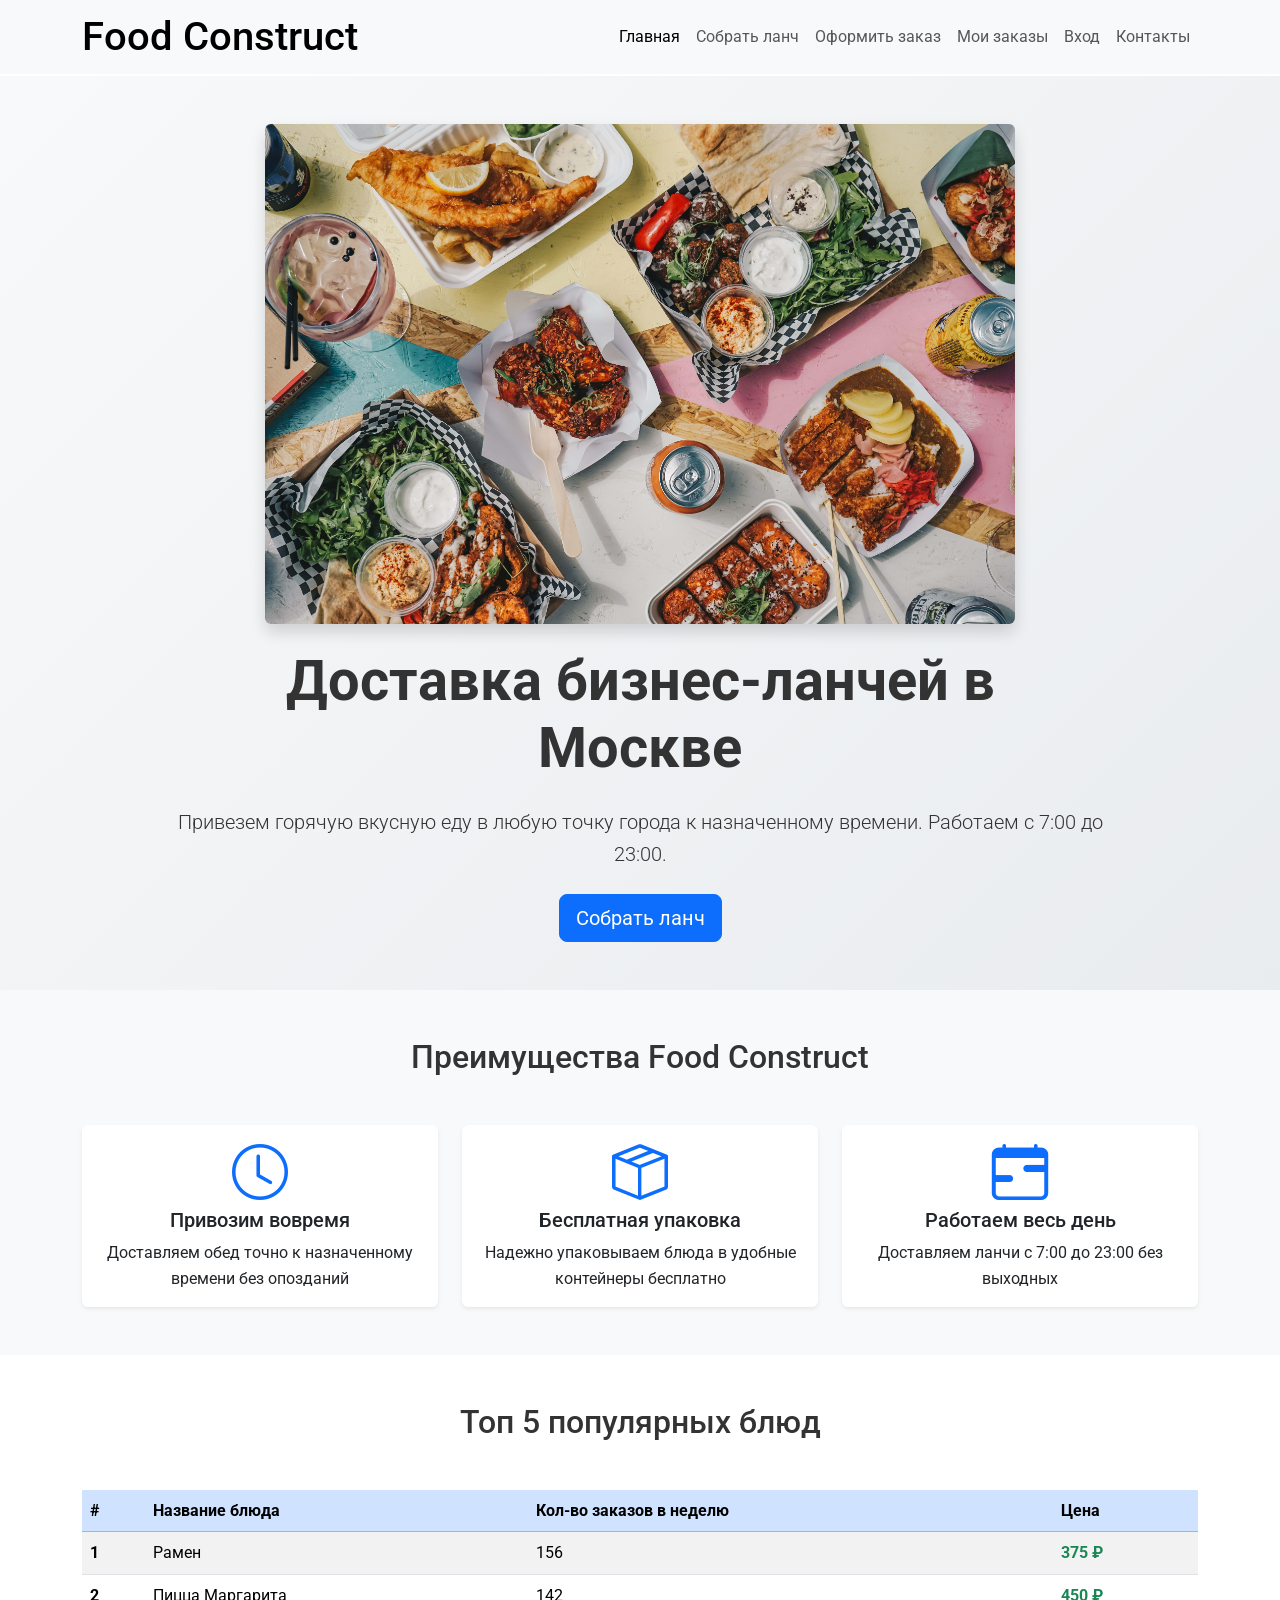
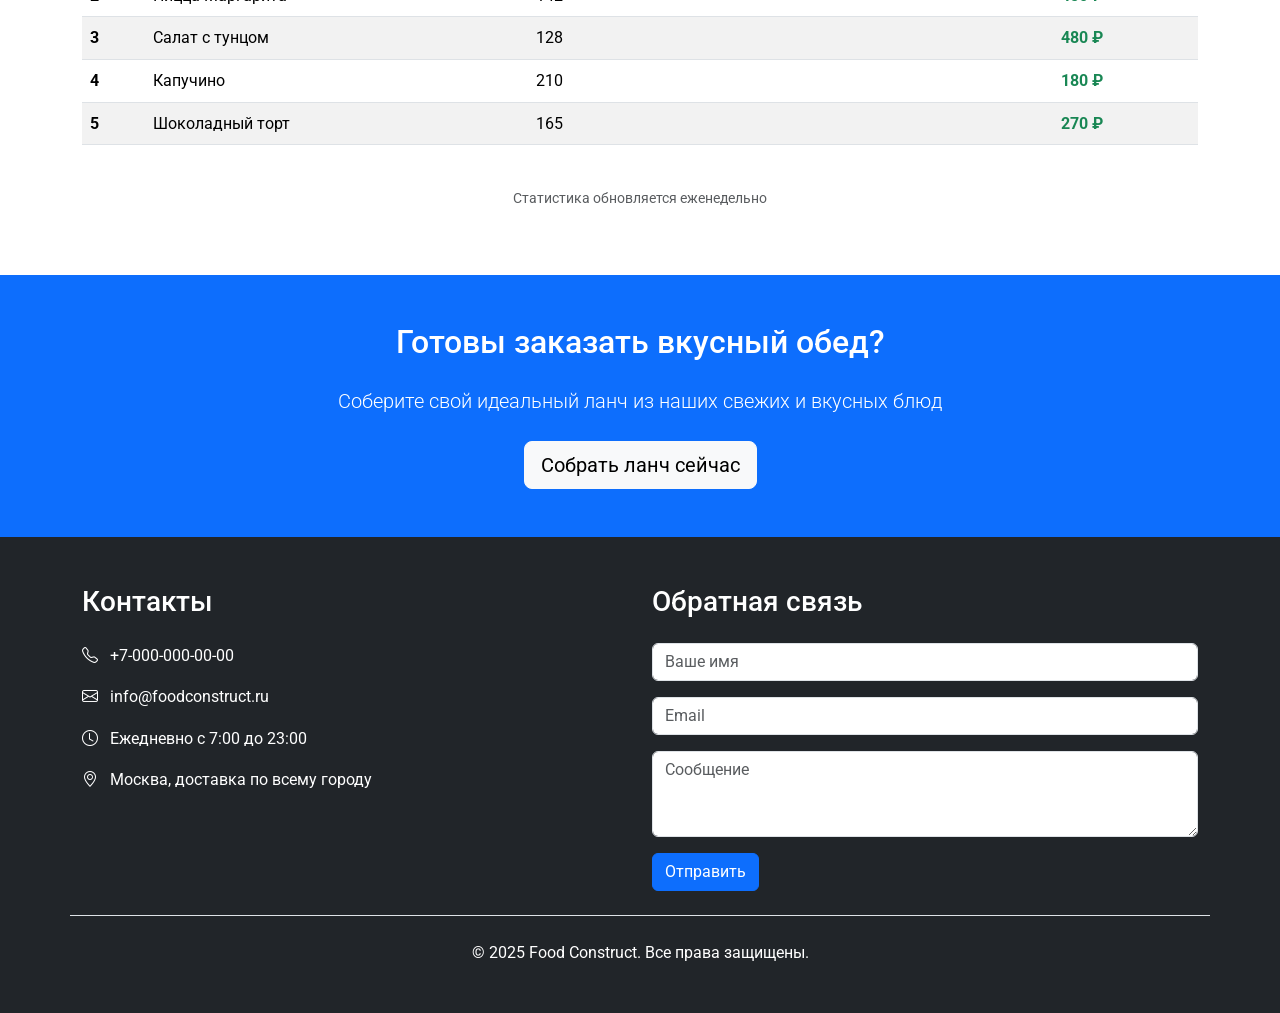
<file: index.html>
<!DOCTYPE html>
<html lang="ru">
  <head>
    <meta charset="UTF-8" />
    <meta name="viewport" content="width=device-width, initial-scale=1.0" />
    <title>Food Construct - Доставка бизнес-ланчей в Москве</title>

    <!-- Bootstrap 5 -->
    <link
      href="https://cdn.jsdelivr.net/npm/bootstrap@5.3.0/dist/css/bootstrap.min.css"
      rel="stylesheet"
    />

    <!-- Google Fonts -->
    <link
      href="https://fonts.googleapis.com/css2?family=Roboto:wght@300;400;500;700&display=swap"
      rel="stylesheet"
    />

    <!-- Стили -->
    <link rel="stylesheet" href="css/styles.css" />
    <link rel="stylesheet" href="css/print.css" media="print" />

    <!-- Иконки Bootstrap -->
    <link
      rel="stylesheet"
      href="https://cdn.jsdelivr.net/npm/bootstrap-icons@1.10.0/font/bootstrap-icons.css"
    />
  </head>
  <body>
    <!-- Шапка сайта -->
    <header class="header">
      <nav class="navbar navbar-expand-lg navbar-light bg-light fixed-top">
        <div class="container">
          <a class="navbar-brand" href="index.html">
            <h1 class="mb-0">Food Construct</h1>
          </a>

          <button
            class="navbar-toggler"
            type="button"
            data-bs-toggle="collapse"
            data-bs-target="#navbarNav"
          >
            <span class="navbar-toggler-icon"></span>
          </button>

          <div class="collapse navbar-collapse" id="navbarNav">
            <ul class="navbar-nav ms-auto">
              <li class="nav-item">
                <a class="nav-link active" href="index.html">Главная</a>
              </li>
              <li class="nav-item">
                <a class="nav-link" href="assemble-lunch.html">Собрать ланч</a>
              </li>
              <li class="nav-item">
                <a class="nav-link" href="make-order.html">Оформить заказ</a>
              </li>
              <li class="nav-item">
                <a class="nav-link" href="orders.html">Мои заказы</a>
              </li>
              <li class="nav-item">
                <a class="nav-link" href="login.html">Вход</a>
              </li>
              <li class="nav-item">
                <a class="nav-link" href="#contacts">Контакты</a>
              </li>
            </ul>
          </div>
        </div>
      </nav>
    </header>

    <!-- Hero секция -->
    <section class="hero-section py-5 mt-5">
      <div class="container">
        <div class="row justify-content-center">
          <div class="col-lg-10 text-center">
            <!-- Картинка по центру -->
            <div class="d-flex justify-content-center mb-4">
              <img src="images/guide-to-the-best-restaurants-for-takeaways-in-south-london-original.jpg" 
                   alt="Food Construct - Доставка бизнес-ланчей" 
                   class="img-fluid rounded shadow" 
                   style="max-height: 500px; width: auto;">
            </div>
            
            <h2 class="display-4 fw-bold mb-4">
              Доставка бизнес-ланчей в Москве
            </h2>
            <p class="lead mb-4">
              Привезем горячую вкусную еду в любую точку города к назначенному
              времени. Работаем с 7:00 до 23:00.
            </p>
            <a href="assemble-lunch.html" class="btn btn-primary btn-lg"
              >Собрать ланч</a
            >
          </div>
        </div>
      </div>
    </section>

    <!-- Преимущества -->
    <section class="advantages py-5 bg-light">
      <div class="container">
        <h2 class="text-center mb-5">Преимущества Food Construct</h2>
        <div class="row g-4">
          <div class="col-md-4">
            <div class="card h-100 text-center border-0 shadow-sm">
              <div class="card-body">
                <i class="bi bi-clock display-4 text-primary mb-3"></i>
                <h5 class="card-title">Привозим вовремя</h5>
                <p class="card-text">
                  Доставляем обед точно к назначенному времени без опозданий
                </p>
              </div>
            </div>
          </div>
          <div class="col-md-4">
            <div class="card h-100 text-center border-0 shadow-sm">
              <div class="card-body">
                <i class="bi bi-box-seam display-4 text-primary mb-3"></i>
                <h5 class="card-title">Бесплатная упаковка</h5>
                <p class="card-text">
                  Надежно упаковываем блюда в удобные контейнеры бесплатно
                </p>
              </div>
            </div>
          </div>
          <div class="col-md-4">
            <div class="card h-100 text-center border-0 shadow-sm">
              <div class="card-body">
                <i class="bi bi-calendar-range display-4 text-primary mb-3"></i>
                <h5 class="card-title">Работаем весь день</h5>
                <p class="card-text">
                  Доставляем ланчи с 7:00 до 23:00 без выходных
                </p>
              </div>
            </div>
          </div>
        </div>
      </div>
    </section>

    <!-- Топ 5 популярных блюд -->
    <section class="top-dishes py-5">
      <div class="container">
        <h2 class="text-center mb-5">Топ 5 популярных блюд</h2>
        <div class="table-responsive">
          <table class="table table-hover table-striped">
            <thead class="table-primary">
              <tr>
                <th scope="col">#</th>
                <th scope="col">Название блюда</th>
                <th scope="col">Кол-во заказов в неделю</th>
                <th scope="col">Цена</th>
              </tr>
            </thead>
            <tbody>
              <tr>
                <th scope="row">1</th>
                <td>Рамен</td>
                <td>156</td>
                <td class="text-success fw-bold">375 ₽</td>
              </tr>
              <tr>
                <th scope="row">2</th>
                <td>Пицца Маргарита</td>
                <td>142</td>
                <td class="text-success fw-bold">450 ₽</td>
              </tr>
              <tr>
                <th scope="row">3</th>
                <td>Салат с тунцом</td>
                <td>128</td>
                <td class="text-success fw-bold">480 ₽</td>
              </tr>
              <tr>
                <th scope="row">4</th>
                <td>Капучино</td>
                <td>210</td>
                <td class="text-success fw-bold">180 ₽</td>
              </tr>
              <tr>
                <th scope="row">5</th>
                <td>Шоколадный торт</td>
                <td>165</td>
                <td class="text-success fw-bold">270 ₽</td>
              </tr>
            </tbody>
          </table>
        </div>
        <div class="text-center mt-4">
          <p class="text-muted"><small>Статистика обновляется еженедельно</small></p>
        </div>
      </div>
    </section>

    <!-- Call to Action -->
    <section class="cta py-5 bg-primary text-white">
      <div class="container text-center">
        <h2 class="mb-4">Готовы заказать вкусный обед?</h2>
        <p class="lead mb-4">
          Соберите свой идеальный ланч из наших свежих и вкусных блюд
        </p>
        <a href="assemble-lunch.html" class="btn btn-light btn-lg"
          >Собрать ланч сейчас</a
        >
      </div>
    </section>

    <!-- Контакты -->
    <footer id="contacts" class="footer bg-dark text-white py-5">
      <div class="container">
        <div class="row">
          <div class="col-lg-6">
            <h3 class="mb-4">Контакты</h3>
            <p><i class="bi bi-telephone me-2"></i> +7-000-000-00-00</p>
            <p><i class="bi bi-envelope me-2"></i> info@foodconstruct.ru</p>
            <p><i class="bi bi-clock me-2"></i> Ежедневно с 7:00 до 23:00</p>
            <p>
              <i class="bi bi-geo-alt me-2"></i> Москва, доставка по всему
              городу
            </p>
          </div>
          <div class="col-lg-6">
            <h3 class="mb-4">Обратная связь</h3>
            <form id="feedback-form">
              <div class="mb-3">
                <input
                  type="text"
                  class="form-control"
                  placeholder="Ваше имя"
                  required
                />
              </div>
              <div class="mb-3">
                <input
                  type="email"
                  class="form-control"
                  placeholder="Email"
                  required
                />
              </div>
              <div class="mb-3">
                <textarea
                  class="form-control"
                  rows="3"
                  placeholder="Сообщение"
                  required
                ></textarea>
              </div>
              <button type="submit" class="btn btn-primary">Отправить</button>
            </form>
          </div>
        </div>
        <div class="row mt-4 pt-4 border-top">
          <div class="col text-center">
            <p class="mb-0">&copy; 2025 Food Construct. Все права защищены.</p>
          </div>
        </div>
      </div>
    </footer>

    <!-- Bootstrap JS -->
    <script src="https://cdn.jsdelivr.net/npm/bootstrap@5.3.0/dist/js/bootstrap.bundle.min.js"></script>

    <!-- Наши скрипты -->
    <script src="js/config.js"></script>
    <script src="js/main.js"></script>
    <script src="js/auth.js"></script>
    <script>
        document.addEventListener('DOMContentLoaded', function() {
            if (typeof initAuth === 'function') {
                initAuth();
            }
        });
    </script>
  </body>
</html>
</file>
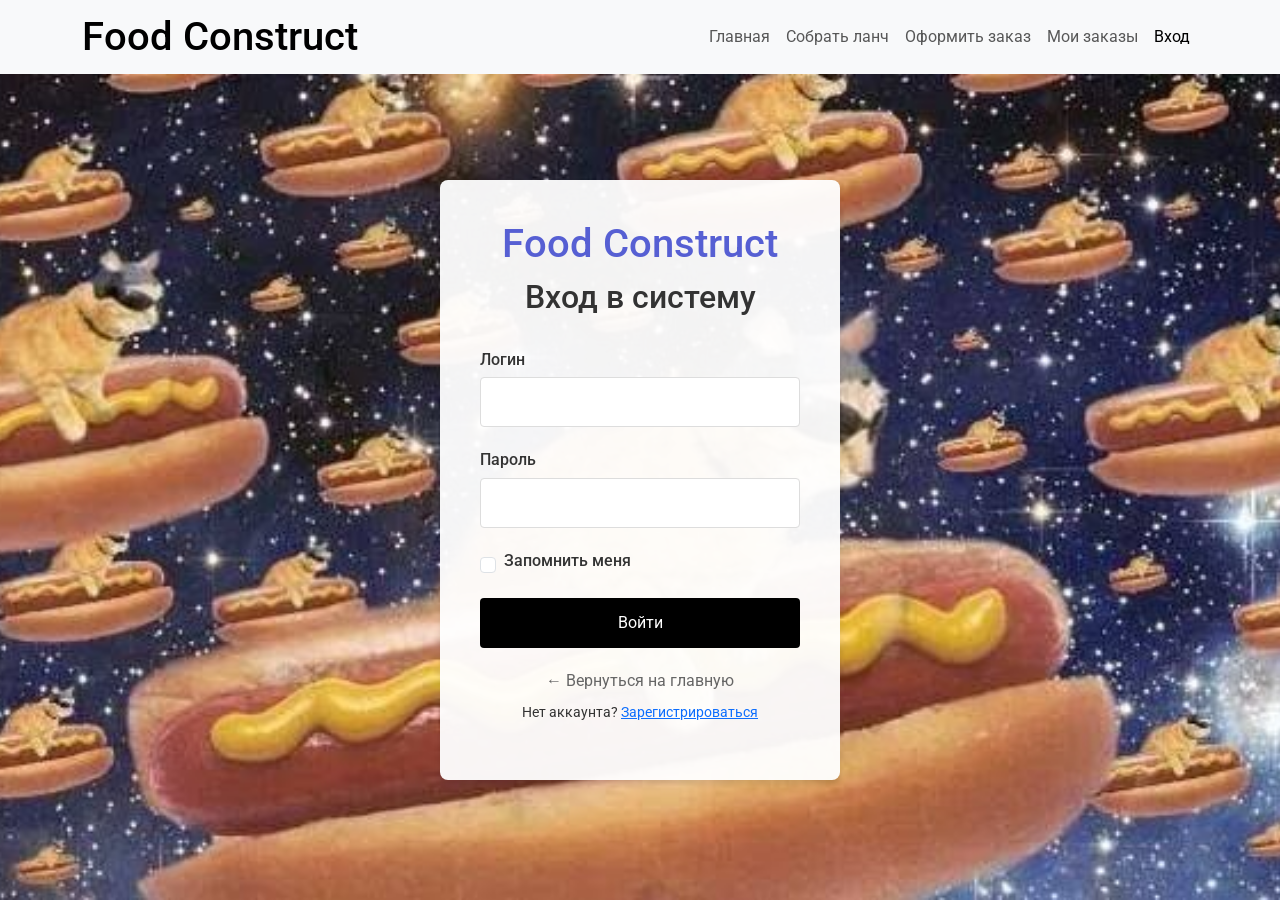
<file: login.html>
<!DOCTYPE html>
<html lang="ru">
<head>
    <meta charset="UTF-8" />
    <meta name="viewport" content="width=device-width, initial-scale=1.0" />
    <title>Вход - Food Construct</title>

    <!-- Bootstrap 5 -->
    <link
      href="https://cdn.jsdelivr.net/npm/bootstrap@5.3.0/dist/css/bootstrap.min.css"
      rel="stylesheet"
    />

    <!-- Google Fonts -->
    <link
      href="https://fonts.googleapis.com/css2?family=Roboto:wght@300;400;500;700&display=swap"
      rel="stylesheet"
    />

    <!-- Стили -->
    <link rel="stylesheet" href="css/styles.css" />

    <!-- Иконки Bootstrap -->
    <link
      rel="stylesheet"
      href="https://cdn.jsdelivr.net/npm/bootstrap-icons@1.10.0/font/bootstrap-icons.css"
    />

    <style>
        .login-body {
            margin: 0;
            padding: 0;
            background: url('images/9d6996a3b95db89226e4517040477c74.jpg') no-repeat center center fixed;
            background-size: cover;
            display: flex;
            justify-content: center;
            align-items: center;
            min-height: 100vh;
            font-family: 'Roboto', sans-serif;
        }
        
        .login-container {
            background-color: rgba(255, 255, 255, 0.95);
            padding: 40px;
            border-radius: 8px;
            box-shadow: 0 4px 6px rgba(0, 0, 0, 0.1);
            width: 100%;
            max-width: 400px;
            margin-top: 60px;
        }
        
        .login-header {
            text-align: center;
            margin-bottom: 30px;
        }
        
        .login-header h1 {
            color: #565fd3;
            margin-bottom: 10px;
            font-family: 'Roboto', sans-serif;
        }
        
        .login-header h2 {
            color: #333;
            margin-bottom: 20px;
        }
        
        .form-group {
            margin-bottom: 20px;
        }
        
        label {
            display: block;
            margin-bottom: 5px;
            font-weight: 500;
        }
        
        input[type="text"],
        input[type="password"] {
            width: 100%;
            padding: 12px;
            border: 1px solid #ddd;
            border-radius: 4px;
            font-size: 16px;
            box-sizing: border-box;
            transition: border-color 0.3s;
        }
        
        input[type="text"]:focus,
        input[type="password"]:focus {
            border-color: #e63946;
            outline: none;
            box-shadow: 0 0 0 0.2rem rgba(230, 57, 70, 0.25);
        }
        
        .checkbox-group {
            display: flex;
            align-items: center;
            gap: 8px;
        }
        
        .login-btn {
            width: 100%;
            background-color: #000000;
            color: white;
            border: none;
            padding: 12px;
            font-size: 16px;
            border-radius: 4px;
            cursor: pointer;
            transition: background-color 0.3s;
        }
        
        .login-btn:hover {
            background-color: #d32f2f;
        }
        
        .back-link {
            display: block;
            text-align: center;
            margin-top: 20px;
            color: #666;
            text-decoration: none;
        }
        
        .back-link:hover {
            color: #e63946;
        }
        
        .error-message {
            color: #e63946;
            font-size: 0.9em;
            margin-top: 5px;
            display: none;
        }
        
        /* Стили для заголовка */
        .page-header {
            margin-bottom: 30px;
            text-align: center;
        }
    </style>
</head>
<body class="login-body">
    <!-- Шапка сайта -->
    <header class="header">
        <nav class="navbar navbar-expand-lg navbar-light bg-light fixed-top">
            <div class="container">
                <a class="navbar-brand" href="index.html">
                    <h1 class="mb-0">Food Construct</h1>
                </a>

                <button
                    class="navbar-toggler"
                    type="button"
                    data-bs-toggle="collapse"
                    data-bs-target="#navbarNav"
                >
                    <span class="navbar-toggler-icon"></span>
                </button>

                <div class="collapse navbar-collapse" id="navbarNav">
                    <ul class="navbar-nav ms-auto">
                        <li class="nav-item">
                            <a class="nav-link" href="index.html">Главная</a>
                        </li>
                        <li class="nav-item">
                            <a class="nav-link" href="assemble-lunch.html">Собрать ланч</a>
                        </li>
                        <li class="nav-item">
                            <a class="nav-link" href="make-order.html">Оформить заказ</a>
                        </li>
                        <li class="nav-item">
                            <a class="nav-link" href="orders.html">Мои заказы</a>
                        </li>
                        <li class="nav-item">
                            <a class="nav-link active" href="login.html">Вход</a>
                        </li>
                    </ul>
                </div>
            </div>
        </nav>
    </header>

    <!-- Основное содержимое -->
    <main class="container d-flex justify-content-center align-items-center" style="min-height: 80vh;">
        <div class="login-container">
            <div class="login-header">
                <h1>Food Construct</h1>
                <h2>Вход в систему</h2>
            </div>
            
            <form id="login-form" method="POST">
                <div class="form-group">
                    <label for="username">Логин</label>
                    <input type="text" id="username" name="username" required class="form-control">
                    <div class="error-message" id="username-error">Пожалуйста, введите логин</div>
                </div>
                
                <div class="form-group">
                    <label for="password">Пароль</label>
                    <input type="password" id="password" name="password" required class="form-control">
                    <div class="error-message" id="password-error">Пожалуйста, введите пароль</div>
                </div>
                
                <div class="form-group">
                    <div class="checkbox-group">
                        <input type="checkbox" id="remember" name="remember" class="form-check-input">
                        <label for="remember" class="form-check-label">Запомнить меня</label>
                    </div>
                </div>
                
                <button type="submit" class="login-btn">Войти</button>
                
                <div class="text-center mt-3">
                    <a href="index.html" class="back-link">← Вернуться на главную</a>
                    <p class="mt-2 small">Нет аккаунта? <a href="#" id="register-link">Зарегистрироваться</a></p>
                </div>
            </form>
        </div>
    </main>

    

    <!-- Bootstrap JS -->
    <script src="https://cdn.jsdelivr.net/npm/bootstrap@5.3.0/dist/js/bootstrap.bundle.min.js"></script>

    <!-- Наши скрипты -->
    <script src="js/main.js"></script>

    <script>
        document.addEventListener('DOMContentLoaded', function() {
            const loginForm = document.getElementById('login-form');
            const usernameInput = document.getElementById('username');
            const passwordInput = document.getElementById('password');
            const usernameError = document.getElementById('username-error');
            const passwordError = document.getElementById('password-error');
            const registerLink = document.getElementById('register-link');

            // Обработчик отправки формы
            loginForm.addEventListener('submit', function(e) {
                e.preventDefault();
                
                let isValid = true;
                
                // Валидация логина
                if (!usernameInput.value.trim()) {
                    usernameError.style.display = 'block';
                    isValid = false;
                } else {
                    usernameError.style.display = 'none';
                }
                
                // Валидация пароля
                if (!passwordInput.value.trim()) {
                    passwordError.style.display = 'block';
                    isValid = false;
                } else {
                    passwordError.style.display = 'none';
                }
                
                if (isValid) {
                    // Показываем уведомление о загрузке
                    if (typeof showNotification === 'function') {
                        showNotification('Выполняется вход...', 'info');
                    }
                    
                    // Отправка данных на сервер (тестовый)
                    const formData = new FormData(loginForm);
                    
                    fetch('https://httpbin.org/post', {
                        method: 'POST',
                        body: formData
                    })
                    .then(response => response.json())
                    .then(data => {
                        // Сохраняем информацию о пользователе в localStorage
                        localStorage.setItem('foodconstruct_user_logged_in', 'true');
                        localStorage.setItem('foodconstruct_username', usernameInput.value);
                        
                        // Сохраняем настройку "запомнить меня"
                        const rememberCheckbox = document.getElementById('remember');
                        if (rememberCheckbox.checked) {
                            localStorage.setItem('foodconstruct_remember', 'true');
                        }
                        
                        // Показываем уведомление об успехе
                        if (typeof showNotification === 'function') {
                            showNotification('Вход выполнен успешно!', 'success');
                        }
                        
                        // Перенаправляем на главную страницу через 2 секунды
                        setTimeout(() => {
                            window.location.href = 'index.html';
                        }, 2000);
                    })
                    .catch(error => {
                        console.error('Ошибка:', error);
                        if (typeof showNotification === 'function') {
                            showNotification('Ошибка при входе. Проверьте данные.', 'error');
                        }
                    });
                }
            });
            
            // Обработчик для ссылки регистрации
            if (registerLink) {
                registerLink.addEventListener('click', function(e) {
                    e.preventDefault();
                    if (typeof showNotification === 'function') {
                        showNotification('Регистрация временно недоступна', 'info');
                    }
                });
            }
            
            // Проверяем, есть ли сохраненные данные для автозаполнения
            if (localStorage.getItem('foodconstruct_remember') === 'true') {
                const savedUsername = localStorage.getItem('foodconstruct_username');
                if (savedUsername) {
                    usernameInput.value = savedUsername;
                    document.getElementById('remember').checked = true;
                }
            }
            
            // Проверяем, авторизован ли пользователь
            if (localStorage.getItem('foodconstruct_user_logged_in') === 'true') {
                // Если пользователь уже авторизован, предлагаем выйти
                const loggedInUser = localStorage.getItem('foodconstruct_username');
                const loginBtn = loginForm.querySelector('.login-btn');
                if (loginBtn) {
                    loginBtn.textContent = `Вы вошли как ${loggedInUser}`;
                    loginBtn.disabled = true;
                    loginBtn.style.backgroundColor = '#28a745';
                    
                    // Добавляем кнопку выхода
                    const logoutBtn = document.createElement('button');
                    logoutBtn.type = 'button';
                    logoutBtn.className = 'btn btn-outline-danger w-100 mt-3';
                    logoutBtn.textContent = 'Выйти';
                    logoutBtn.addEventListener('click', function() {
                        localStorage.removeItem('foodconstruct_user_logged_in');
                        localStorage.removeItem('foodconstruct_username');
                        window.location.reload();
                    });
                    
                    loginForm.appendChild(logoutBtn);
                }
            }
        });
    </script>
</body>
</html>
</file>
<file: css/styles.css>
/* Базовые стили для всего сайта */
* {
  margin: 0;
  padding: 0;
  box-sizing: border-box;
}

body {
  font-family: "Roboto", sans-serif;
  color: #333;
  line-height: 1.6;
}

/* Отступ для фиксированной навигации */
.header {
  margin-bottom: 76px;
}

/* Hero секция */
.hero-section {
  background: linear-gradient(135deg, #f8f9fa 0%, #e9ecef 100%);
}

/* Карточки блюд */
.dish-card {
  transition: transform 0.3s ease, box-shadow 0.3s ease;
  border: 2px solid transparent;
  cursor: pointer;
}

.dish-card:hover {
  transform: translateY(-5px);
  box-shadow: 0 10px 20px rgba(0, 0, 0, 0.1);
  border-color: #ff6b6b;
}

.dish-card.selected {
  border-color: #ff6b6b;
  background-color: #fff5f5;
}

.dish-card img {
  height: 200px;
  object-fit: cover;
}

/* Кнопки фильтров */
.filter-btn {
  transition: all 0.3s ease;
}

.filter-btn.active {
  background-color: #ff6b6b !important;
  border-color: #ff6b6b !important;
  color: white !important;
}

/* Стили для таблицы заказов */
.order-table th {
  background-color: #f8f9fa;
  font-weight: 600;
}

/* Модальные окна */
.modal-backdrop {
  background-color: rgba(0, 0, 0, 0.5);
}

/* Уведомления */
.notification {
  position: fixed;
  top: 20px;
  right: 20px;
  z-index: 9999;
  animation: slideIn 0.3s ease;
}

@keyframes slideIn {
  from {
    transform: translateX(100%);
    opacity: 0;
  }
  to {
    transform: translateX(0);
    opacity: 1;
  }
}

/* Адаптивность */
@media (max-width: 768px) {
  .hero-section .display-4 {
    font-size: 2rem;
  }

  .dish-card img {
    height: 150px;
  }
}

@media print {
  .no-print {
    display: none !important;
  }
}
</file>
<file: css/print.css>
/* Стили для печати */
@media print {
  /* Скрываем ненужные элементы */
  nav,
  .btn,
  .no-print,
  .filter-buttons,
  .footer,
  .notification {
    display: none !important;
  }

  /* Основные стили для печати */
  body {
    font-size: 12pt;
    line-height: 1.4;
    color: #000 !important;
    background: #fff !important;
  }

  /* Убираем фон и рамки */
  .card,
  .table {
    border: 1px solid #ddd !important;
    background: #fff !important;
  }

  /* Улучшаем читаемость таблиц */
  .table th,
  .table td {
    border: 1px solid #ddd !important;
    padding: 4px !important;
  }

  /* Убираем тени и скругления */
  .shadow,
  .rounded,
  .shadow-sm {
    box-shadow: none !important;
    border-radius: 0 !important;
  }

  /* Контейнеры для печати */
  .container {
    width: 100% !important;
    max-width: 100% !important;
    padding: 0 !important;
    margin: 0 !important;
  }

  /* Разрывы страниц */
  .page-break {
    page-break-before: always;
  }

  /* Ссылки */
  a {
    color: #000 !important;
    text-decoration: none !important;
  }

  a[href]:after {
    content: " (" attr(href) ")";
    font-size: 90%;
  }
}
</file>
